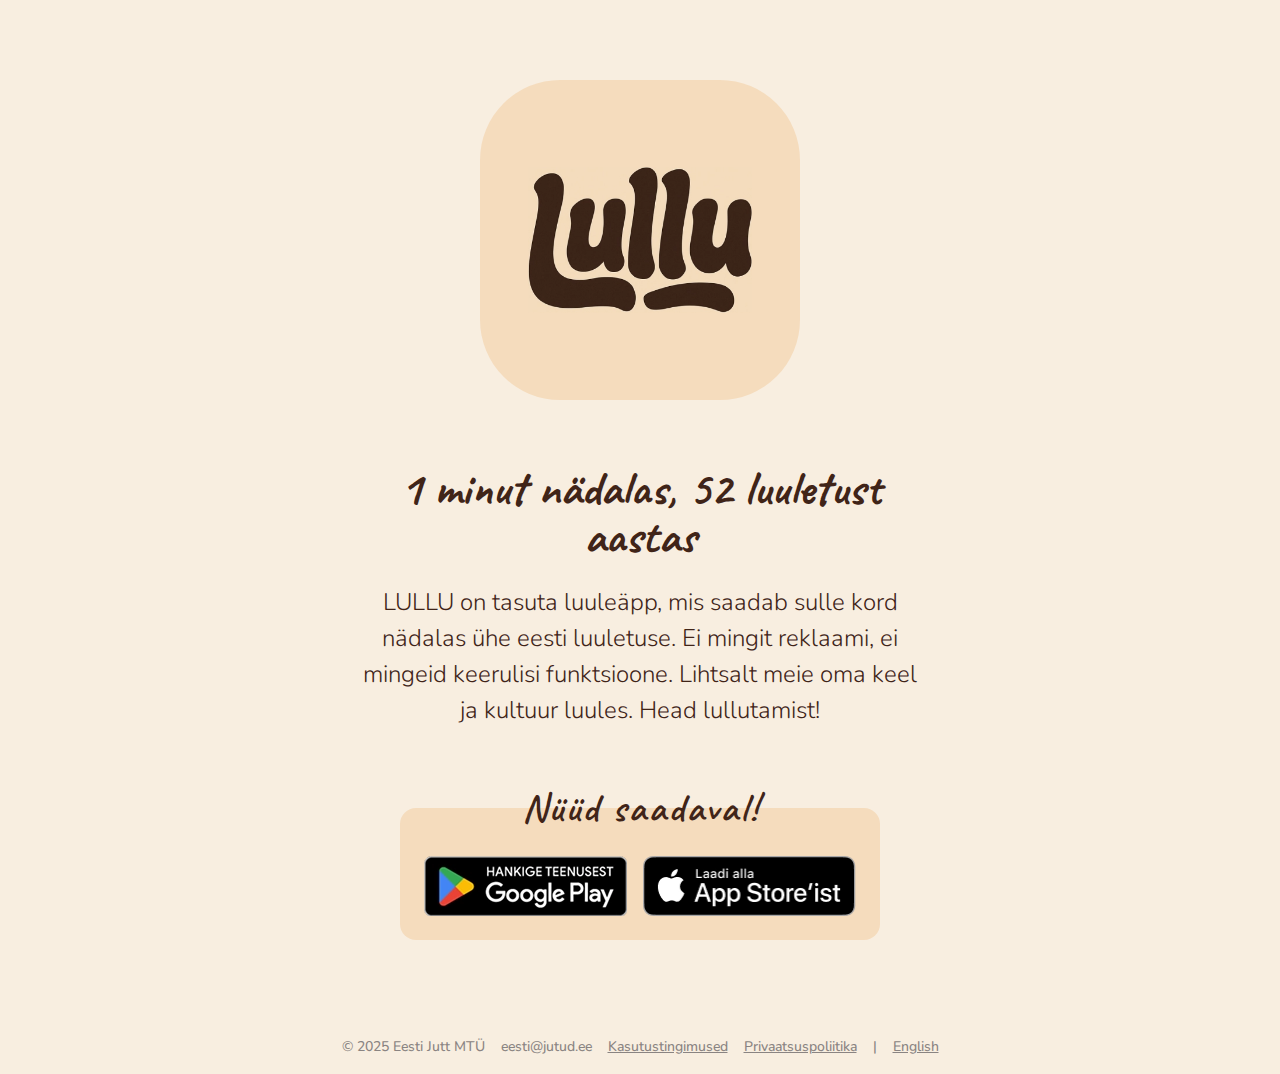
<file: index.html>
<!DOCTYPE html><html lang="et" data-astro-cid-sckkx6r4> <head><meta charset="UTF-8"><meta name="viewport" content="width=device-width"><link rel="icon" type="image/svg+xml" href="/favicon.png"><meta name="generator" content="Astro v5.7.4"><script async src="https://www.googletagmanager.com/gtag/js?id=G-QSBD3LQ1DY"></script><script>
            window.dataLayer = window.dataLayer || [];
            function gtag() {
              dataLayer.push(arguments);
            }
            gtag("js", new Date());

            gtag("config", "G-QSBD3LQ1DY");
          </script><link rel="preconnect" href="https://fonts.googleapis.com"><link rel="preconnect" href="https://fonts.gstatic.com" crossorigin><link href="https://fonts.googleapis.com/css2?family=Caveat:wght@400..700&family=Nunito:ital,wght@0,200..1000;1,200..1000&display=swap" rel="stylesheet"><title>Lullu – Eesti luuleäpp</title><meta name="description" content="LULLU on tasuta luuleäpp, mis saadab sulle kord nädalas ühe eesti luuletuse. Ei mingit reklaami, ei mingeid keerulisi funktsioone. Lihtsalt meie oma keel ja kultuur luules. Head lullutamist!"><meta name="og:image" content="https://lullu.ee/images/lullu-web-og-image.webp"><link rel="stylesheet" href="/_astro/index.DLf2CBXg.css">
<style>.front-screen{display:flex;flex-direction:column;justify-content:space-between;flex-grow:1;gap:5rem}.front-screen__content{flex-grow:1;display:flex;flex-direction:column;justify-content:center;align-items:center;color:var(--color-primary);gap:clamp(2.5rem,5vw,5rem)}.front-screen__brand{display:flex;flex-direction:column;align-items:center;justify-content:center;width:100%;height:auto;max-width:clamp(7.5rem,30vw,20rem);background-color:var(--color-secondary);border-radius:25%;aspect-ratio:1/1}.front-screen__brand-img{display:block;width:70%;height:auto}.front-screen__title{font-family:var(--font-cruisive);font-size:clamp(2rem,5vw,3rem);font-weight:700;line-height:1;text-align:center}.front-screen__description{display:flex;flex-direction:column;align-items:center;gap:1rem;max-width:36rem}.front-screen__description-text{font-size:clamp(1.125rem,2.5vw,1.5rem);text-align:center;font-family:var(--font-sans);font-weight:300}.front-screen__availability{display:flex;flex-direction:column;gap:.5rem;border-radius:1rem;margin-top:1rem;padding:0 1.5rem 1.5rem;max-width:30rem;background-color:var(--color-secondary)}@media (max-width: 768px){.front-screen__availability{padding:0 .75rem 1.5rem}}.front-screen__availability-text{display:inline-block;font-size:clamp(1.5rem,6vw,2.5rem);font-weight:600;font-family:var(--font-cruisive);line-height:1;letter-spacing:.05em;margin:0 auto;padding:0 .5rem;transform:translateY(-50%)}.front-screen__badges{display:flex;flex-wrap:nowrap;justify-content:center;gap:1rem}@media (max-width: 768px){.front-screen__badges{gap:.75rem}}.front-screen__badge{display:inline-flex;width:auto;height:auto}.front-screen__badge img{display:block;width:100%;height:auto}
</style></head> <body data-astro-cid-sckkx6r4> <div id="app" data-astro-cid-sckkx6r4> <style>astro-island,astro-slot,astro-static-slot{display:contents}</style><script>(()=>{var e=async t=>{await(await t())()};(self.Astro||(self.Astro={})).load=e;window.dispatchEvent(new Event("astro:load"));})();;(()=>{var A=Object.defineProperty;var g=(i,o,a)=>o in i?A(i,o,{enumerable:!0,configurable:!0,writable:!0,value:a}):i[o]=a;var d=(i,o,a)=>g(i,typeof o!="symbol"?o+"":o,a);{let i={0:t=>m(t),1:t=>a(t),2:t=>new RegExp(t),3:t=>new Date(t),4:t=>new Map(a(t)),5:t=>new Set(a(t)),6:t=>BigInt(t),7:t=>new URL(t),8:t=>new Uint8Array(t),9:t=>new Uint16Array(t),10:t=>new Uint32Array(t),11:t=>1/0*t},o=t=>{let[l,e]=t;return l in i?i[l](e):void 0},a=t=>t.map(o),m=t=>typeof t!="object"||t===null?t:Object.fromEntries(Object.entries(t).map(([l,e])=>[l,o(e)]));class y extends HTMLElement{constructor(){super(...arguments);d(this,"Component");d(this,"hydrator");d(this,"hydrate",async()=>{var b;if(!this.hydrator||!this.isConnected)return;let e=(b=this.parentElement)==null?void 0:b.closest("astro-island[ssr]");if(e){e.addEventListener("astro:hydrate",this.hydrate,{once:!0});return}let c=this.querySelectorAll("astro-slot"),n={},h=this.querySelectorAll("template[data-astro-template]");for(let r of h){let s=r.closest(this.tagName);s!=null&&s.isSameNode(this)&&(n[r.getAttribute("data-astro-template")||"default"]=r.innerHTML,r.remove())}for(let r of c){let s=r.closest(this.tagName);s!=null&&s.isSameNode(this)&&(n[r.getAttribute("name")||"default"]=r.innerHTML)}let p;try{p=this.hasAttribute("props")?m(JSON.parse(this.getAttribute("props"))):{}}catch(r){let s=this.getAttribute("component-url")||"<unknown>",v=this.getAttribute("component-export");throw v&&(s+=` (export ${v})`),console.error(`[hydrate] Error parsing props for component ${s}`,this.getAttribute("props"),r),r}let u;await this.hydrator(this)(this.Component,p,n,{client:this.getAttribute("client")}),this.removeAttribute("ssr"),this.dispatchEvent(new CustomEvent("astro:hydrate"))});d(this,"unmount",()=>{this.isConnected||this.dispatchEvent(new CustomEvent("astro:unmount"))})}disconnectedCallback(){document.removeEventListener("astro:after-swap",this.unmount),document.addEventListener("astro:after-swap",this.unmount,{once:!0})}connectedCallback(){if(!this.hasAttribute("await-children")||document.readyState==="interactive"||document.readyState==="complete")this.childrenConnectedCallback();else{let e=()=>{document.removeEventListener("DOMContentLoaded",e),c.disconnect(),this.childrenConnectedCallback()},c=new MutationObserver(()=>{var n;((n=this.lastChild)==null?void 0:n.nodeType)===Node.COMMENT_NODE&&this.lastChild.nodeValue==="astro:end"&&(this.lastChild.remove(),e())});c.observe(this,{childList:!0}),document.addEventListener("DOMContentLoaded",e)}}async childrenConnectedCallback(){let e=this.getAttribute("before-hydration-url");e&&await import(e),this.start()}async start(){let e=JSON.parse(this.getAttribute("opts")),c=this.getAttribute("client");if(Astro[c]===void 0){window.addEventListener(`astro:${c}`,()=>this.start(),{once:!0});return}try{await Astro[c](async()=>{let n=this.getAttribute("renderer-url"),[h,{default:p}]=await Promise.all([import(this.getAttribute("component-url")),n?import(n):()=>()=>{}]),u=this.getAttribute("component-export")||"default";if(!u.includes("."))this.Component=h[u];else{this.Component=h;for(let f of u.split("."))this.Component=this.Component[f]}return this.hydrator=p,this.hydrate},e,this)}catch(n){console.error(`[astro-island] Error hydrating ${this.getAttribute("component-url")}`,n)}}attributeChangedCallback(){this.hydrate()}}d(y,"observedAttributes",["props"]),customElements.get("astro-island")||customElements.define("astro-island",y)}})();</script><!--[--><!----><div class="content-wrap"><!--[-->  <astro-island uid="2iAK6m" prefix="v0" component-url="/_astro/FrontPageScreen.DAaUIwjZ.js" component-export="default" renderer-url="/_astro/client.CnROBpJf.js" props="{&quot;lang&quot;:[0,&quot;et&quot;],&quot;url&quot;:[7,&quot;https://lullu.github.io/&quot;]}" ssr client="load" opts="{&quot;name&quot;:&quot;FrontPageScreen&quot;,&quot;value&quot;:true}" await-children><div class="front-screen"><div class="front-screen__content"><div class="front-screen__brand"><img class="front-screen__brand-img" src="/images/lullu-logo.webp" alt="Lullu logo"></div><div class="front-screen__description"><h1 class="front-screen__title">1 minut nädalas, 52 luuletust aastas</h1><p class="front-screen__description-text">LULLU on tasuta luuleäpp, mis saadab sulle kord nädalas ühe eesti luuletuse. Ei mingit reklaami, ei mingeid keerulisi funktsioone. Lihtsalt meie oma keel ja kultuur luules. Head lullutamist!</p></div><div class="front-screen__availability"><p class="front-screen__availability-text">Nüüd saadaval!</p><div class="front-screen__badges"><a class="front-screen__badge" href="https://play.google.com/store/apps/details?id=ee.lullu.app" aria-label="Get it on Google Play" data-store="android" rel="noopener"><img src="/images/googleplay-badge-et.webp" alt="Google Play"></a><a class="front-screen__badge" href="https://apps.apple.com/ee/app/lullu/id6752400540" aria-label="Download on the App Store" data-store="ios" rel="noopener"><img src="/images/appstore-badge-et.webp" alt="App Store"></a></div></div></div></div><!--astro:end--></astro-island>  <!--]--></div><footer class="site-footer"><p class="site-footer__copy">© 2025 Eesti Jutt MTÜ</p><p class="site-footer__link">eesti@jutud.ee</p><p class="site-footer__link"><a href="/kasutustingimused/">Kasutustingimused</a></p><p class="site-footer__link"><a href="/privaatsuspoliitika/">Privaatsuspoliitika</a></p><p class="site-footer__link site-footer__link--lang"><a href="/en/">English</a></p></footer><!--]--> </div> </body></html>
</file>
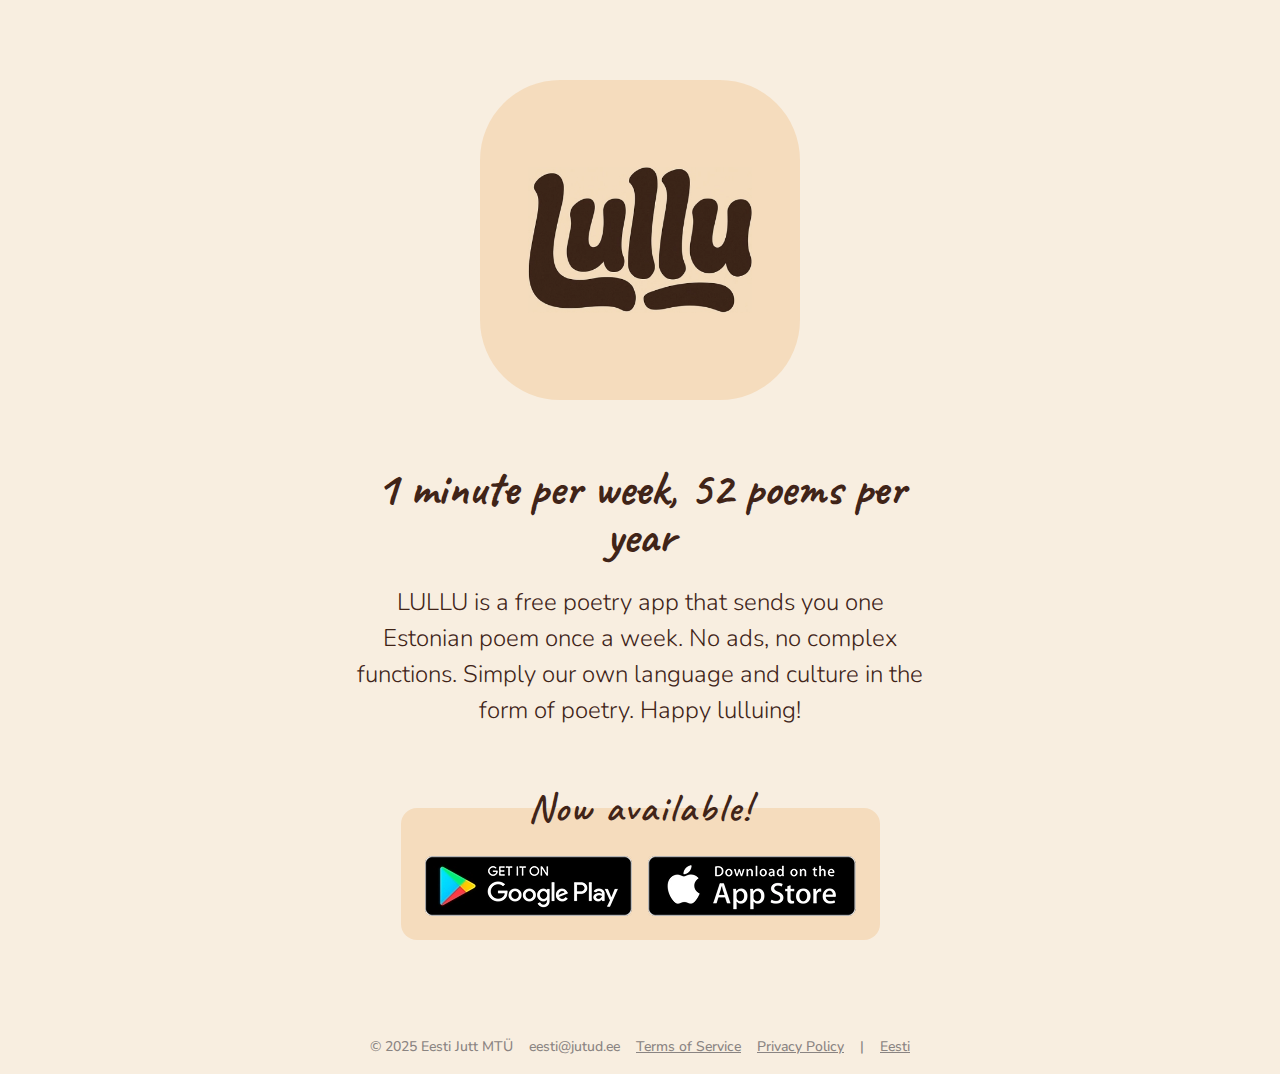
<file: en/index.html>
<!DOCTYPE html><html lang="en" data-astro-cid-sckkx6r4> <head><meta charset="UTF-8"><meta name="viewport" content="width=device-width"><link rel="icon" type="image/svg+xml" href="/favicon.png"><meta name="generator" content="Astro v5.7.4"><script async src="https://www.googletagmanager.com/gtag/js?id=G-QSBD3LQ1DY"></script><script>
            window.dataLayer = window.dataLayer || [];
            function gtag() {
              dataLayer.push(arguments);
            }
            gtag("js", new Date());

            gtag("config", "G-QSBD3LQ1DY");
          </script><link rel="preconnect" href="https://fonts.googleapis.com"><link rel="preconnect" href="https://fonts.gstatic.com" crossorigin><link href="https://fonts.googleapis.com/css2?family=Caveat:wght@400..700&family=Nunito:ital,wght@0,200..1000;1,200..1000&display=swap" rel="stylesheet"><title>Lullu – Estonian Poetry App</title><meta name="description" content="LULLU is a free poetry app that sends you one Estonian poem once a week. No ads, no complex functions. Simply our own language and culture in the form of poetry. Happy lulluing!"><meta name="og:image" content="https://lullu.ee/images/lullu-web-og-image.webp"><link rel="stylesheet" href="/_astro/index.DLf2CBXg.css">
<style>.front-screen{display:flex;flex-direction:column;justify-content:space-between;flex-grow:1;gap:5rem}.front-screen__content{flex-grow:1;display:flex;flex-direction:column;justify-content:center;align-items:center;color:var(--color-primary);gap:clamp(2.5rem,5vw,5rem)}.front-screen__brand{display:flex;flex-direction:column;align-items:center;justify-content:center;width:100%;height:auto;max-width:clamp(7.5rem,30vw,20rem);background-color:var(--color-secondary);border-radius:25%;aspect-ratio:1/1}.front-screen__brand-img{display:block;width:70%;height:auto}.front-screen__title{font-family:var(--font-cruisive);font-size:clamp(2rem,5vw,3rem);font-weight:700;line-height:1;text-align:center}.front-screen__description{display:flex;flex-direction:column;align-items:center;gap:1rem;max-width:36rem}.front-screen__description-text{font-size:clamp(1.125rem,2.5vw,1.5rem);text-align:center;font-family:var(--font-sans);font-weight:300}.front-screen__availability{display:flex;flex-direction:column;gap:.5rem;border-radius:1rem;margin-top:1rem;padding:0 1.5rem 1.5rem;max-width:30rem;background-color:var(--color-secondary)}@media (max-width: 768px){.front-screen__availability{padding:0 .75rem 1.5rem}}.front-screen__availability-text{display:inline-block;font-size:clamp(1.5rem,6vw,2.5rem);font-weight:600;font-family:var(--font-cruisive);line-height:1;letter-spacing:.05em;margin:0 auto;padding:0 .5rem;transform:translateY(-50%)}.front-screen__badges{display:flex;flex-wrap:nowrap;justify-content:center;gap:1rem}@media (max-width: 768px){.front-screen__badges{gap:.75rem}}.front-screen__badge{display:inline-flex;width:auto;height:auto}.front-screen__badge img{display:block;width:100%;height:auto}
</style></head> <body data-astro-cid-sckkx6r4> <div id="app" data-astro-cid-sckkx6r4> <style>astro-island,astro-slot,astro-static-slot{display:contents}</style><script>(()=>{var e=async t=>{await(await t())()};(self.Astro||(self.Astro={})).load=e;window.dispatchEvent(new Event("astro:load"));})();;(()=>{var A=Object.defineProperty;var g=(i,o,a)=>o in i?A(i,o,{enumerable:!0,configurable:!0,writable:!0,value:a}):i[o]=a;var d=(i,o,a)=>g(i,typeof o!="symbol"?o+"":o,a);{let i={0:t=>m(t),1:t=>a(t),2:t=>new RegExp(t),3:t=>new Date(t),4:t=>new Map(a(t)),5:t=>new Set(a(t)),6:t=>BigInt(t),7:t=>new URL(t),8:t=>new Uint8Array(t),9:t=>new Uint16Array(t),10:t=>new Uint32Array(t),11:t=>1/0*t},o=t=>{let[l,e]=t;return l in i?i[l](e):void 0},a=t=>t.map(o),m=t=>typeof t!="object"||t===null?t:Object.fromEntries(Object.entries(t).map(([l,e])=>[l,o(e)]));class y extends HTMLElement{constructor(){super(...arguments);d(this,"Component");d(this,"hydrator");d(this,"hydrate",async()=>{var b;if(!this.hydrator||!this.isConnected)return;let e=(b=this.parentElement)==null?void 0:b.closest("astro-island[ssr]");if(e){e.addEventListener("astro:hydrate",this.hydrate,{once:!0});return}let c=this.querySelectorAll("astro-slot"),n={},h=this.querySelectorAll("template[data-astro-template]");for(let r of h){let s=r.closest(this.tagName);s!=null&&s.isSameNode(this)&&(n[r.getAttribute("data-astro-template")||"default"]=r.innerHTML,r.remove())}for(let r of c){let s=r.closest(this.tagName);s!=null&&s.isSameNode(this)&&(n[r.getAttribute("name")||"default"]=r.innerHTML)}let p;try{p=this.hasAttribute("props")?m(JSON.parse(this.getAttribute("props"))):{}}catch(r){let s=this.getAttribute("component-url")||"<unknown>",v=this.getAttribute("component-export");throw v&&(s+=` (export ${v})`),console.error(`[hydrate] Error parsing props for component ${s}`,this.getAttribute("props"),r),r}let u;await this.hydrator(this)(this.Component,p,n,{client:this.getAttribute("client")}),this.removeAttribute("ssr"),this.dispatchEvent(new CustomEvent("astro:hydrate"))});d(this,"unmount",()=>{this.isConnected||this.dispatchEvent(new CustomEvent("astro:unmount"))})}disconnectedCallback(){document.removeEventListener("astro:after-swap",this.unmount),document.addEventListener("astro:after-swap",this.unmount,{once:!0})}connectedCallback(){if(!this.hasAttribute("await-children")||document.readyState==="interactive"||document.readyState==="complete")this.childrenConnectedCallback();else{let e=()=>{document.removeEventListener("DOMContentLoaded",e),c.disconnect(),this.childrenConnectedCallback()},c=new MutationObserver(()=>{var n;((n=this.lastChild)==null?void 0:n.nodeType)===Node.COMMENT_NODE&&this.lastChild.nodeValue==="astro:end"&&(this.lastChild.remove(),e())});c.observe(this,{childList:!0}),document.addEventListener("DOMContentLoaded",e)}}async childrenConnectedCallback(){let e=this.getAttribute("before-hydration-url");e&&await import(e),this.start()}async start(){let e=JSON.parse(this.getAttribute("opts")),c=this.getAttribute("client");if(Astro[c]===void 0){window.addEventListener(`astro:${c}`,()=>this.start(),{once:!0});return}try{await Astro[c](async()=>{let n=this.getAttribute("renderer-url"),[h,{default:p}]=await Promise.all([import(this.getAttribute("component-url")),n?import(n):()=>()=>{}]),u=this.getAttribute("component-export")||"default";if(!u.includes("."))this.Component=h[u];else{this.Component=h;for(let f of u.split("."))this.Component=this.Component[f]}return this.hydrator=p,this.hydrate},e,this)}catch(n){console.error(`[astro-island] Error hydrating ${this.getAttribute("component-url")}`,n)}}attributeChangedCallback(){this.hydrate()}}d(y,"observedAttributes",["props"]),customElements.get("astro-island")||customElements.define("astro-island",y)}})();</script><!--[--><!----><div class="content-wrap"><!--[-->  <astro-island uid="ZedL8O" prefix="v0" component-url="/_astro/FrontPageScreen.DAaUIwjZ.js" component-export="default" renderer-url="/_astro/client.CnROBpJf.js" props="{&quot;lang&quot;:[0,&quot;en&quot;],&quot;url&quot;:[7,&quot;https://lullu.github.io/en/&quot;]}" ssr client="load" opts="{&quot;name&quot;:&quot;FrontPageScreen&quot;,&quot;value&quot;:true}" await-children><div class="front-screen"><div class="front-screen__content"><div class="front-screen__brand"><img class="front-screen__brand-img" src="/images/lullu-logo.webp" alt="Lullu logo"></div><div class="front-screen__description"><h1 class="front-screen__title">1 minute per week, 52 poems per year</h1><p class="front-screen__description-text">LULLU is a free poetry app that sends you one Estonian poem once a week. No ads, no complex functions. Simply our own language and culture in the form of poetry. Happy lulluing!</p></div><div class="front-screen__availability"><p class="front-screen__availability-text">Now available!</p><div class="front-screen__badges"><a class="front-screen__badge" href="https://play.google.com/store/apps/details?id=ee.lullu.app" aria-label="Get it on Google Play" data-store="android" rel="noopener"><img src="/images/googleplay-badge-en.webp" alt="Google Play"></a><a class="front-screen__badge" href="https://apps.apple.com/ee/app/lullu/id6752400540" aria-label="Download on the App Store" data-store="ios" rel="noopener"><img src="/images/appstore-badge-en.webp" alt="App Store"></a></div></div></div></div><!--astro:end--></astro-island>  <!--]--></div><footer class="site-footer"><p class="site-footer__copy">© 2025 Eesti Jutt MTÜ</p><p class="site-footer__link">eesti@jutud.ee</p><p class="site-footer__link"><a href="/en/terms-of-service/">Terms of Service</a></p><p class="site-footer__link"><a href="/en/privacy-policy/">Privacy Policy</a></p><p class="site-footer__link site-footer__link--lang"><a href="/">Eesti</a></p></footer><!--]--> </div> </body></html>
</file>
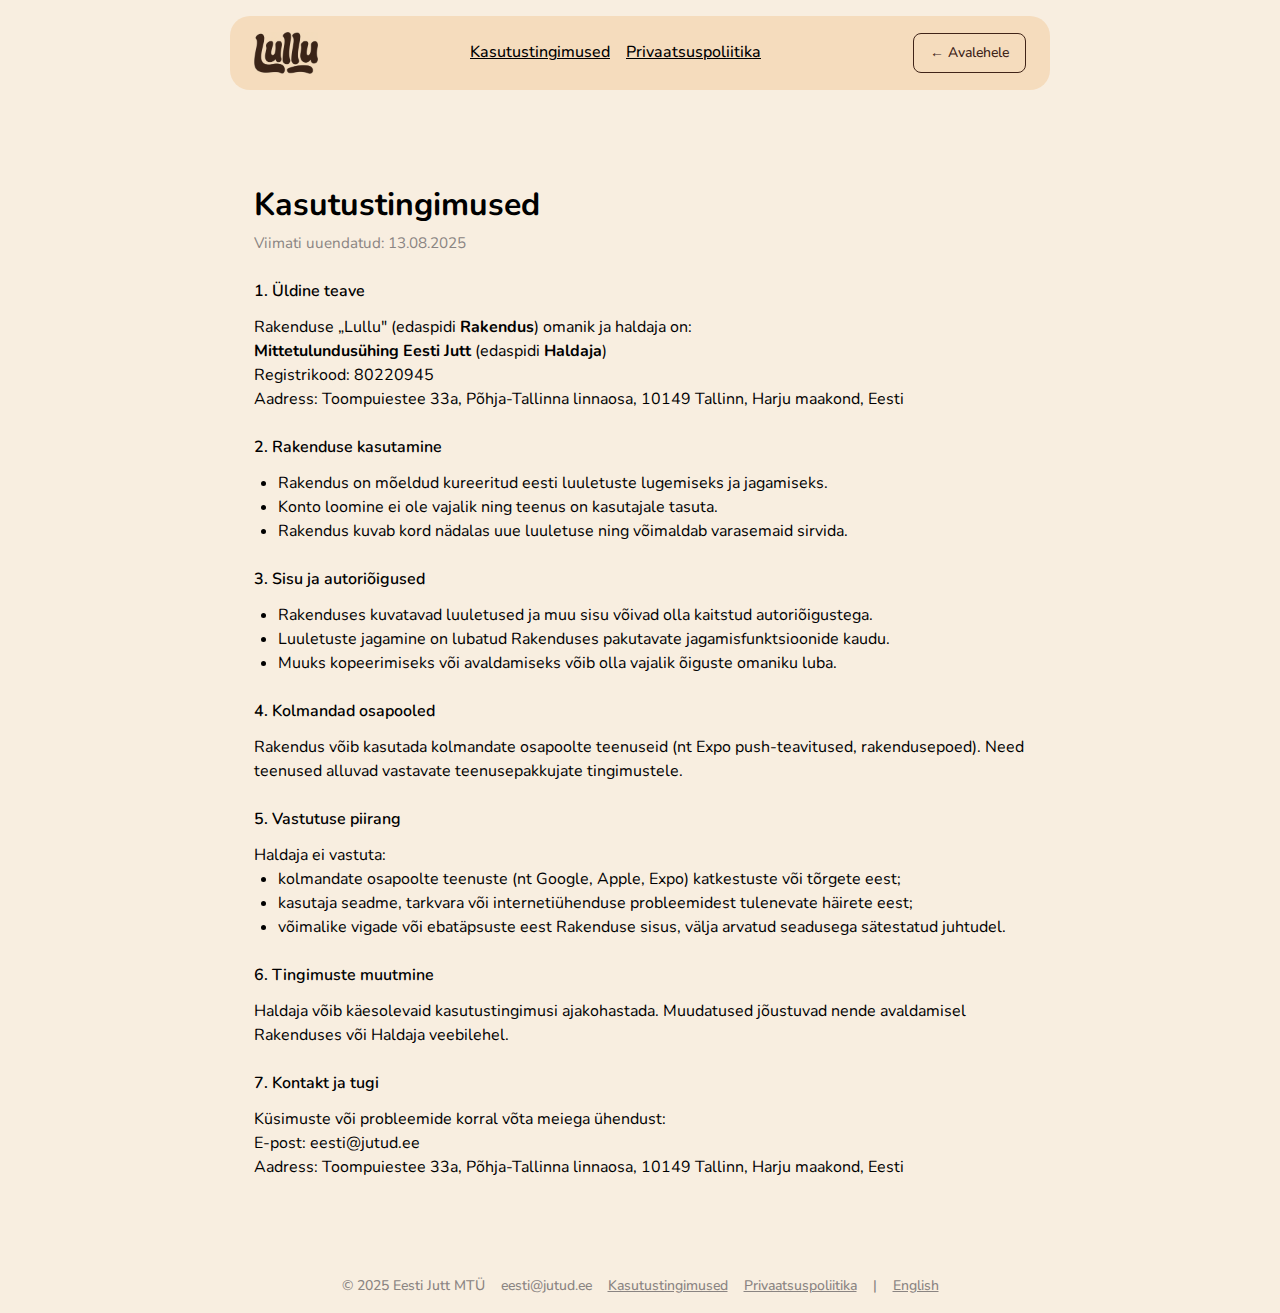
<file: kasutustingimused/index.html>
<!DOCTYPE html><html lang="et" data-astro-cid-sckkx6r4> <head><meta charset="UTF-8"><meta name="viewport" content="width=device-width"><link rel="icon" type="image/svg+xml" href="/favicon.png"><meta name="generator" content="Astro v5.7.4"><script async src="https://www.googletagmanager.com/gtag/js?id=G-QSBD3LQ1DY"></script><script>
            window.dataLayer = window.dataLayer || [];
            function gtag() {
              dataLayer.push(arguments);
            }
            gtag("js", new Date());

            gtag("config", "G-QSBD3LQ1DY");
          </script><link rel="preconnect" href="https://fonts.googleapis.com"><link rel="preconnect" href="https://fonts.gstatic.com" crossorigin><link href="https://fonts.googleapis.com/css2?family=Caveat:wght@400..700&family=Nunito:ital,wght@0,200..1000;1,200..1000&display=swap" rel="stylesheet"><title>Kasutustingimused – Lullu</title><meta name="description" content="Lullu rakenduse kasutustingimused Eestis. Omanik: MTÜ Eesti Jutt (80220945)."><meta name="og:image" content="https://lullu.ee/images/lullu-web-og-image.webp"><link rel="stylesheet" href="/_astro/index.DLf2CBXg.css"></head> <body data-astro-cid-sckkx6r4> <div id="app" data-astro-cid-sckkx6r4> <!--[--><header class="site-header"><a href="/" class="site-header__logo"><img src="/images/lullu-logo.webp" alt="Lullu"></a><div class="site-header__links"><a href="/kasutustingimused/">Kasutustingimused</a><a href="/privaatsuspoliitika/">Privaatsuspoliitika</a></div><a href="/" class="site-header__back">← Avalehele</a></header><div class="content-wrap"><!--[-->  <h1>Kasutustingimused</h1> <div class="meta">Viimati uuendatud: 13.08.2025</div> <h2>1. Üldine teave</h2> <p>
Rakenduse „Lullu" (edaspidi <strong>Rakendus</strong>) omanik ja haldaja on:
</p> <address> <strong>Mittetulundusühing Eesti Jutt</strong> (edaspidi <strong>Haldaja</strong>)<br>
Registrikood: 80220945<br>
Aadress: Toompuiestee 33a, Põhja-Tallinna linnaosa, 10149 Tallinn, Harju maakond,
    Eesti
</address> <h2>2. Rakenduse kasutamine</h2> <ul> <li>
Rakendus on mõeldud kureeritud eesti luuletuste lugemiseks ja jagamiseks.
</li> <li>Konto loomine ei ole vajalik ning teenus on kasutajale tasuta.</li> <li>
Rakendus kuvab kord nädalas uue luuletuse ning võimaldab varasemaid
      sirvida.
</li> </ul> <h2>3. Sisu ja autoriõigused</h2> <ul> <li>
Rakenduses kuvatavad luuletused ja muu sisu võivad olla kaitstud
      autoriõigustega.
</li> <li>
Luuletuste jagamine on lubatud Rakenduses pakutavate jagamisfunktsioonide
      kaudu.
</li> <li>
Muuks kopeerimiseks või avaldamiseks võib olla vajalik õiguste omaniku
      luba.
</li> </ul> <h2>4. Kolmandad osapooled</h2> <p>
Rakendus võib kasutada kolmandate osapoolte teenuseid (nt Expo
    push-teavitused, rakendusepoed). Need teenused alluvad vastavate
    teenusepakkujate tingimustele.
</p> <h2>5. Vastutuse piirang</h2> <p>Haldaja ei vastuta:</p> <ul> <li>
kolmandate osapoolte teenuste (nt Google, Apple, Expo) katkestuste või
      tõrgete eest;
</li> <li>
kasutaja seadme, tarkvara või internetiühenduse probleemidest tulenevate
      häirete eest;
</li> <li>
võimalike vigade või ebatäpsuste eest Rakenduse sisus, välja arvatud
      seadusega sätestatud juhtudel.
</li> </ul> <h2>6. Tingimuste muutmine</h2> <p>
Haldaja võib käesolevaid kasutustingimusi ajakohastada. Muudatused jõustuvad
    nende avaldamisel Rakenduses või Haldaja veebilehel.
</p> <h2>7. Kontakt ja tugi</h2> <p>Küsimuste või probleemide korral võta meiega ühendust:</p> <address>
E-post: eesti@jutud.ee<br>
Aadress: Toompuiestee 33a, Põhja-Tallinna linnaosa, 10149 Tallinn, Harju maakond,
    Eesti
</address>  <!--]--></div><footer class="site-footer"><p class="site-footer__copy">© 2025 Eesti Jutt MTÜ</p><p class="site-footer__link">eesti@jutud.ee</p><p class="site-footer__link"><a href="/kasutustingimused/">Kasutustingimused</a></p><p class="site-footer__link"><a href="/privaatsuspoliitika/">Privaatsuspoliitika</a></p><p class="site-footer__link site-footer__link--lang"><a href="/en/terms-of-service/">English</a></p></footer><!--]--> </div> </body></html>
</file>
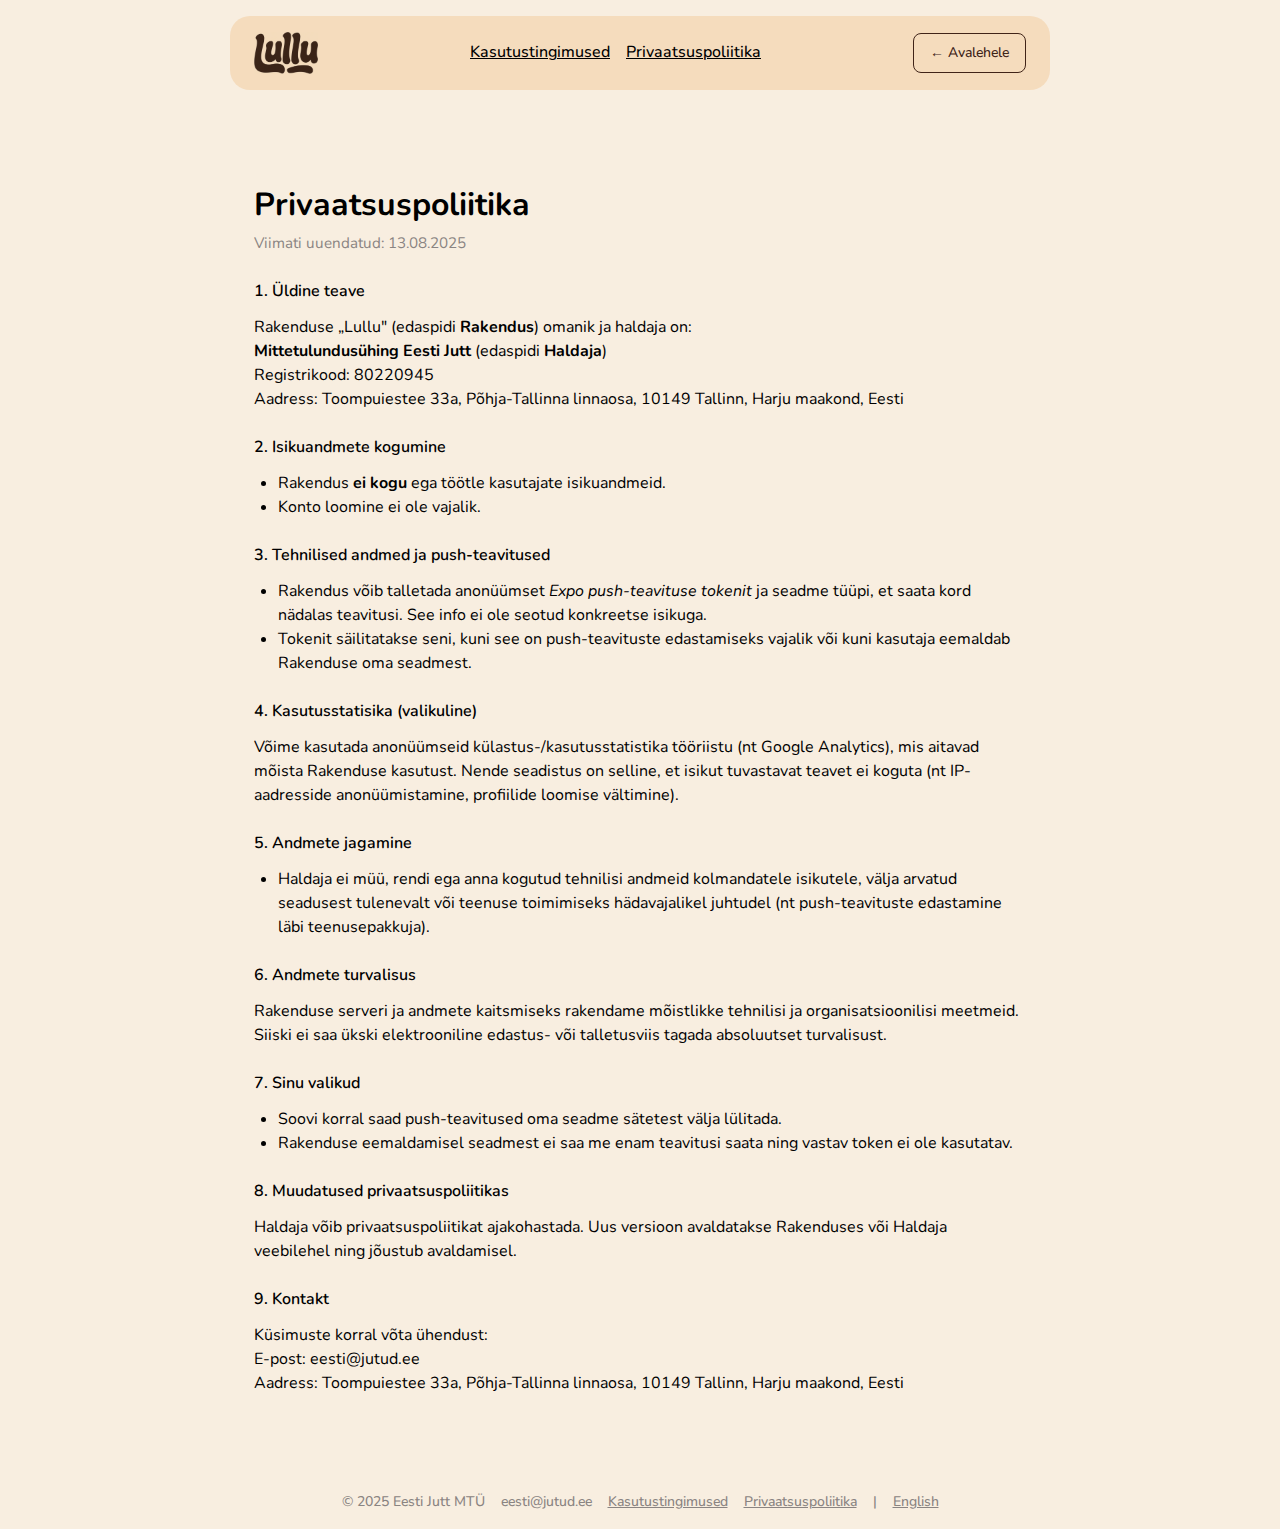
<file: privaatsuspoliitika/index.html>
<!DOCTYPE html><html lang="et" data-astro-cid-sckkx6r4> <head><meta charset="UTF-8"><meta name="viewport" content="width=device-width"><link rel="icon" type="image/svg+xml" href="/favicon.png"><meta name="generator" content="Astro v5.7.4"><script async src="https://www.googletagmanager.com/gtag/js?id=G-QSBD3LQ1DY"></script><script>
            window.dataLayer = window.dataLayer || [];
            function gtag() {
              dataLayer.push(arguments);
            }
            gtag("js", new Date());

            gtag("config", "G-QSBD3LQ1DY");
          </script><link rel="preconnect" href="https://fonts.googleapis.com"><link rel="preconnect" href="https://fonts.gstatic.com" crossorigin><link href="https://fonts.googleapis.com/css2?family=Caveat:wght@400..700&family=Nunito:ital,wght@0,200..1000;1,200..1000&display=swap" rel="stylesheet"><title>Privaatsuspoliitika – Lullu</title><meta name="description" content="Lullu rakenduse privaatsuspoliitika ja andmete kaitse."><meta name="og:image" content="https://lullu.ee/images/lullu-web-og-image.webp"><link rel="stylesheet" href="/_astro/index.DLf2CBXg.css"></head> <body data-astro-cid-sckkx6r4> <div id="app" data-astro-cid-sckkx6r4> <!--[--><header class="site-header"><a href="/" class="site-header__logo"><img src="/images/lullu-logo.webp" alt="Lullu"></a><div class="site-header__links"><a href="/kasutustingimused/">Kasutustingimused</a><a href="/privaatsuspoliitika/">Privaatsuspoliitika</a></div><a href="/" class="site-header__back">← Avalehele</a></header><div class="content-wrap"><!--[-->  <h1>Privaatsuspoliitika</h1> <div class="meta">Viimati uuendatud: 13.08.2025</div> <h2>1. Üldine teave</h2> <p>
Rakenduse „Lullu" (edaspidi <strong>Rakendus</strong>) omanik ja haldaja on:
</p> <address> <strong>Mittetulundusühing Eesti Jutt</strong> (edaspidi <strong>Haldaja</strong>)<br>
Registrikood: 80220945<br>
Aadress: Toompuiestee 33a, Põhja-Tallinna linnaosa, 10149 Tallinn, Harju maakond,
    Eesti
</address> <h2>2. Isikuandmete kogumine</h2> <ul> <li>
Rakendus <strong>ei kogu</strong> ega töötle kasutajate isikuandmeid.
</li> <li>Konto loomine ei ole vajalik.</li> </ul> <h2>3. Tehnilised andmed ja push-teavitused</h2> <ul> <li>
Rakendus võib talletada anonüümset
<em>Expo push-teavituse tokenit</em> ja seadme tüüpi, et saata kord nädalas
      teavitusi. See info ei ole seotud konkreetse isikuga.
</li> <li>
Tokenit säilitatakse seni, kuni see on push-teavituste edastamiseks
      vajalik või kuni kasutaja eemaldab Rakenduse oma seadmest.
</li> </ul> <h2>4. Kasutusstatisika (valikuline)</h2> <p>
Võime kasutada anonüümseid külastus-/kasutusstatistika tööriistu (nt Google
    Analytics), mis aitavad mõista Rakenduse kasutust. Nende seadistus on
    selline, et isikut tuvastavat teavet ei koguta (nt IP-aadresside
    anonüümistamine, profiilide loomise vältimine).
</p> <h2>5. Andmete jagamine</h2> <ul> <li>
Haldaja ei müü, rendi ega anna kogutud tehnilisi andmeid kolmandatele
      isikutele, välja arvatud seadusest tulenevalt või teenuse toimimiseks
      hädavajalikel juhtudel (nt push-teavituste edastamine läbi
      teenusepakkuja).
</li> </ul> <h2>6. Andmete turvalisus</h2> <p>
Rakenduse serveri ja andmete kaitsmiseks rakendame mõistlikke tehnilisi ja
    organisatsioonilisi meetmeid. Siiski ei saa ükski elektrooniline edastus-
    või talletusviis tagada absoluutset turvalisust.
</p> <h2>7. Sinu valikud</h2> <ul> <li>
Soovi korral saad push-teavitused oma seadme sätetest välja lülitada.
</li> <li>
Rakenduse eemaldamisel seadmest ei saa me enam teavitusi saata ning vastav
      token ei ole kasutatav.
</li> </ul> <h2>8. Muudatused privaatsuspoliitikas</h2> <p>
Haldaja võib privaatsuspoliitikat ajakohastada. Uus versioon avaldatakse
    Rakenduses või Haldaja veebilehel ning jõustub avaldamisel.
</p> <h2>9. Kontakt</h2> <p>Küsimuste korral võta ühendust:</p> <address>
E-post: eesti@jutud.ee<br>
Aadress: Toompuiestee 33a, Põhja-Tallinna linnaosa, 10149 Tallinn, Harju maakond,
    Eesti
</address>  <!--]--></div><footer class="site-footer"><p class="site-footer__copy">© 2025 Eesti Jutt MTÜ</p><p class="site-footer__link">eesti@jutud.ee</p><p class="site-footer__link"><a href="/kasutustingimused/">Kasutustingimused</a></p><p class="site-footer__link"><a href="/privaatsuspoliitika/">Privaatsuspoliitika</a></p><p class="site-footer__link site-footer__link--lang"><a href="/en/privacy-policy/">English</a></p></footer><!--]--> </div> </body></html>
</file>
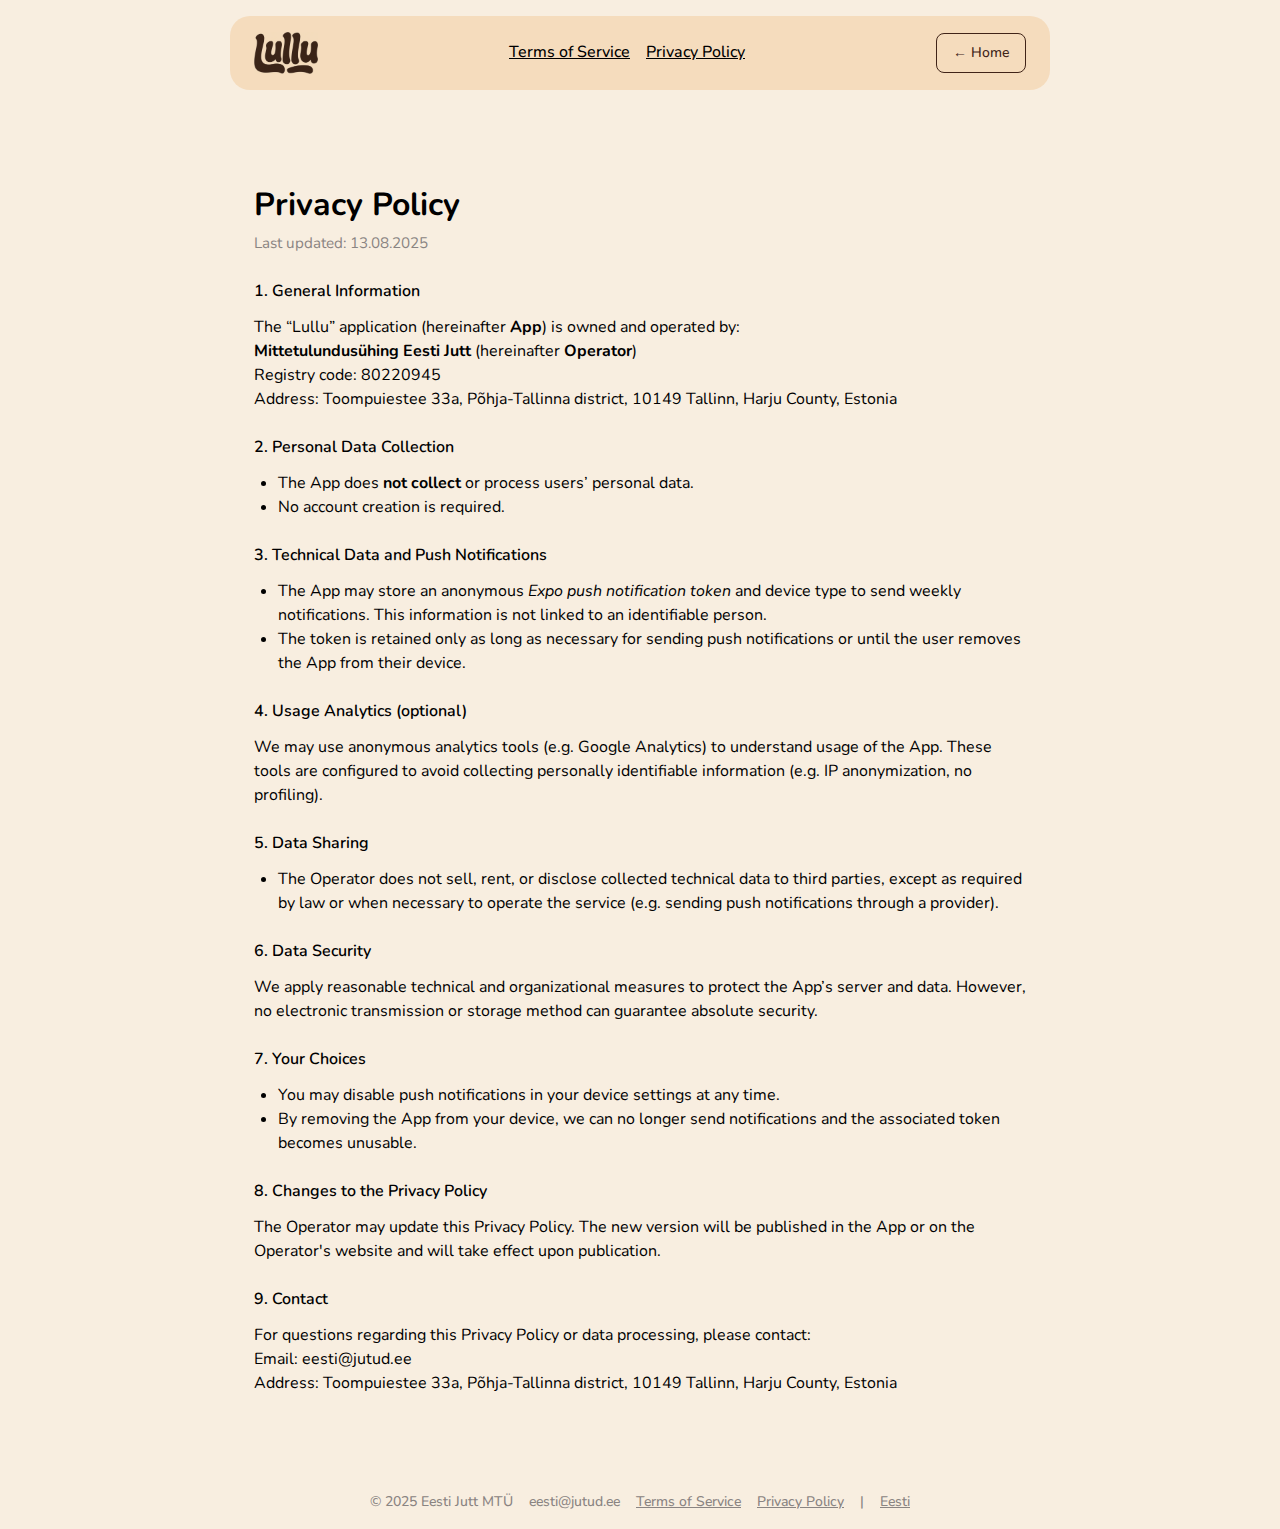
<file: en/privacy-policy/index.html>
<!DOCTYPE html><html lang="en" data-astro-cid-sckkx6r4> <head><meta charset="UTF-8"><meta name="viewport" content="width=device-width"><link rel="icon" type="image/svg+xml" href="/favicon.png"><meta name="generator" content="Astro v5.7.4"><script async src="https://www.googletagmanager.com/gtag/js?id=G-QSBD3LQ1DY"></script><script>
            window.dataLayer = window.dataLayer || [];
            function gtag() {
              dataLayer.push(arguments);
            }
            gtag("js", new Date());

            gtag("config", "G-QSBD3LQ1DY");
          </script><link rel="preconnect" href="https://fonts.googleapis.com"><link rel="preconnect" href="https://fonts.gstatic.com" crossorigin><link href="https://fonts.googleapis.com/css2?family=Caveat:wght@400..700&family=Nunito:ital,wght@0,200..1000;1,200..1000&display=swap" rel="stylesheet"><title>Privacy Policy – Lullu</title><meta name="description" content="Lullu app privacy policy and data protection."><meta name="og:image" content="https://lullu.ee/images/lullu-web-og-image.webp"><link rel="stylesheet" href="/_astro/index.DLf2CBXg.css"></head> <body data-astro-cid-sckkx6r4> <div id="app" data-astro-cid-sckkx6r4> <!--[--><header class="site-header"><a href="/" class="site-header__logo"><img src="/images/lullu-logo.webp" alt="Lullu"></a><div class="site-header__links"><a href="/en/terms-of-service/">Terms of Service</a><a href="/en/privacy-policy/">Privacy Policy</a></div><a href="/en/" class="site-header__back">← Home</a></header><div class="content-wrap"><!--[-->  <h1>Privacy Policy</h1> <div class="meta">Last updated: 13.08.2025</div> <h2>1. General Information</h2> <p>
The “Lullu” application (hereinafter <strong>App</strong>) is owned and
    operated by:
</p> <address> <strong>Mittetulundusühing Eesti Jutt</strong> (hereinafter <strong>Operator</strong>)<br>
Registry code: 80220945<br>
Address: Toompuiestee 33a, Põhja-Tallinna district, 10149 Tallinn, Harju County,
    Estonia
</address> <h2>2. Personal Data Collection</h2> <ul> <li>
The App does <strong>not collect</strong> or process users’ personal data.
</li> <li>No account creation is required.</li> </ul> <h2>3. Technical Data and Push Notifications</h2> <ul> <li>
The App may store an anonymous <em>Expo push notification token</em> and device
      type to send weekly notifications. This information is not linked to an identifiable
      person.
</li> <li>
The token is retained only as long as necessary for sending push
      notifications or until the user removes the App from their device.
</li> </ul> <h2>4. Usage Analytics (optional)</h2> <p>
We may use anonymous analytics tools (e.g. Google Analytics) to understand
    usage of the App. These tools are configured to avoid collecting personally
    identifiable information (e.g. IP anonymization, no profiling).
</p> <h2>5. Data Sharing</h2> <ul> <li>
The Operator does not sell, rent, or disclose collected technical data to
      third parties, except as required by law or when necessary to operate the
      service (e.g. sending push notifications through a provider).
</li> </ul> <h2>6. Data Security</h2> <p>
We apply reasonable technical and organizational measures to protect the
    App’s server and data. However, no electronic transmission or storage method
    can guarantee absolute security.
</p> <h2>7. Your Choices</h2> <ul> <li>
You may disable push notifications in your device settings at any time.
</li> <li>
By removing the App from your device, we can no longer send notifications
      and the associated token becomes unusable.
</li> </ul> <h2>8. Changes to the Privacy Policy</h2> <p>
The Operator may update this Privacy Policy. The new version will be
    published in the App or on the Operator's website and will take effect upon
    publication.
</p> <h2>9. Contact</h2> <p>
For questions regarding this Privacy Policy or data processing, please
    contact:
</p> <address>
Email: eesti@jutud.ee<br>
Address: Toompuiestee 33a, Põhja-Tallinna district, 10149 Tallinn, Harju County,
    Estonia
</address>  <!--]--></div><footer class="site-footer"><p class="site-footer__copy">© 2025 Eesti Jutt MTÜ</p><p class="site-footer__link">eesti@jutud.ee</p><p class="site-footer__link"><a href="/en/terms-of-service/">Terms of Service</a></p><p class="site-footer__link"><a href="/en/privacy-policy/">Privacy Policy</a></p><p class="site-footer__link site-footer__link--lang"><a href="/privaatsuspoliitika/">Eesti</a></p></footer><!--]--> </div> </body></html>
</file>
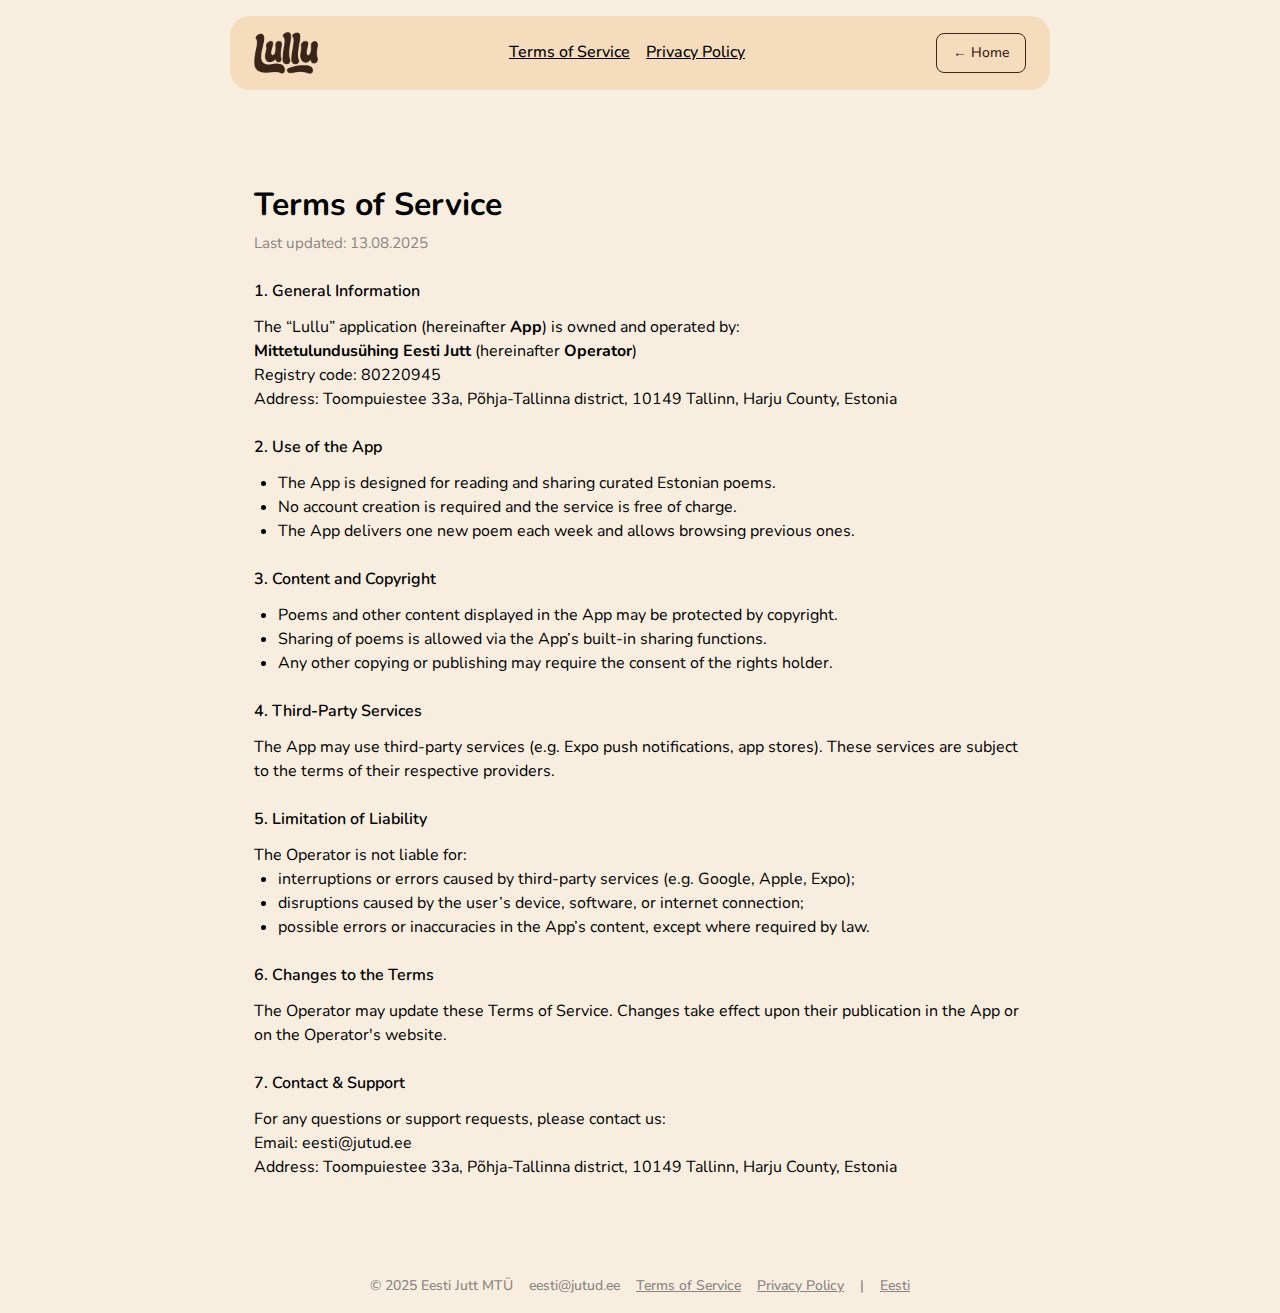
<file: en/terms-of-service/index.html>
<!DOCTYPE html><html lang="en" data-astro-cid-sckkx6r4> <head><meta charset="UTF-8"><meta name="viewport" content="width=device-width"><link rel="icon" type="image/svg+xml" href="/favicon.png"><meta name="generator" content="Astro v5.7.4"><script async src="https://www.googletagmanager.com/gtag/js?id=G-QSBD3LQ1DY"></script><script>
            window.dataLayer = window.dataLayer || [];
            function gtag() {
              dataLayer.push(arguments);
            }
            gtag("js", new Date());

            gtag("config", "G-QSBD3LQ1DY");
          </script><link rel="preconnect" href="https://fonts.googleapis.com"><link rel="preconnect" href="https://fonts.gstatic.com" crossorigin><link href="https://fonts.googleapis.com/css2?family=Caveat:wght@400..700&family=Nunito:ital,wght@0,200..1000;1,200..1000&display=swap" rel="stylesheet"><title>Terms of Service – Lullu</title><meta name="description" content="Lullu app terms of service in Estonia. Owner: MTÜ Eesti Jutt (80220945)."><meta name="og:image" content="https://lullu.ee/images/lullu-web-og-image.webp"><link rel="stylesheet" href="/_astro/index.DLf2CBXg.css"></head> <body data-astro-cid-sckkx6r4> <div id="app" data-astro-cid-sckkx6r4> <!--[--><header class="site-header"><a href="/" class="site-header__logo"><img src="/images/lullu-logo.webp" alt="Lullu"></a><div class="site-header__links"><a href="/en/terms-of-service/">Terms of Service</a><a href="/en/privacy-policy/">Privacy Policy</a></div><a href="/en/" class="site-header__back">← Home</a></header><div class="content-wrap"><!--[-->  <h1>Terms of Service</h1> <div class="meta">Last updated: 13.08.2025</div> <h2>1. General Information</h2> <p>
The “Lullu” application (hereinafter <strong>App</strong>) is owned and
    operated by:
</p> <address> <strong>Mittetulundusühing Eesti Jutt</strong> (hereinafter <strong>Operator</strong>)<br>
Registry code: 80220945<br>
Address: Toompuiestee 33a, Põhja-Tallinna district, 10149 Tallinn, Harju County,
    Estonia
</address> <h2>2. Use of the App</h2> <ul> <li>The App is designed for reading and sharing curated Estonian poems.</li> <li>No account creation is required and the service is free of charge.</li> <li>
The App delivers one new poem each week and allows browsing previous ones.
</li> </ul> <h2>3. Content and Copyright</h2> <ul> <li>
Poems and other content displayed in the App may be protected by
      copyright.
</li> <li>
Sharing of poems is allowed via the App’s built-in sharing functions.
</li> <li>
Any other copying or publishing may require the consent of the rights
      holder.
</li> </ul> <h2>4. Third-Party Services</h2> <p>
The App may use third-party services (e.g. Expo push notifications, app
    stores). These services are subject to the terms of their respective
    providers.
</p> <h2>5. Limitation of Liability</h2> <p>The Operator is not liable for:</p> <ul> <li>
interruptions or errors caused by third-party services (e.g. Google,
      Apple, Expo);
</li> <li>
disruptions caused by the user’s device, software, or internet connection;
</li> <li>
possible errors or inaccuracies in the App’s content, except where
      required by law.
</li> </ul> <h2>6. Changes to the Terms</h2> <p>
The Operator may update these Terms of Service. Changes take effect upon
    their publication in the App or on the Operator's website.
</p> <h2>7. Contact & Support</h2> <p>For any questions or support requests, please contact us:</p> <address>
Email: eesti@jutud.ee<br>
Address: Toompuiestee 33a, Põhja-Tallinna district, 10149 Tallinn, Harju County,
    Estonia
</address>  <!--]--></div><footer class="site-footer"><p class="site-footer__copy">© 2025 Eesti Jutt MTÜ</p><p class="site-footer__link">eesti@jutud.ee</p><p class="site-footer__link"><a href="/en/terms-of-service/">Terms of Service</a></p><p class="site-footer__link"><a href="/en/privacy-policy/">Privacy Policy</a></p><p class="site-footer__link site-footer__link--lang"><a href="/kasutustingimused/">Eesti</a></p></footer><!--]--> </div> </body></html>
</file>
<file: _astro/index.DLf2CBXg.css>
/*! tailwindcss v4.1.4 | MIT License | https://tailwindcss.com */@layer properties{@supports (((-webkit-hyphens:none)) and (not (margin-trim:inline))) or ((-moz-orient:inline) and (not (color:rgb(from red r g b)))){*,:before,:after,::backdrop{--tw-rotate-x:initial;--tw-rotate-y:initial;--tw-rotate-z:initial;--tw-skew-x:initial;--tw-skew-y:initial;--tw-border-style:solid}}}@layer theme{:root,:host{--font-sans:ui-sans-serif,system-ui,sans-serif,"Apple Color Emoji","Segoe UI Emoji","Segoe UI Symbol","Noto Color Emoji";--font-mono:ui-monospace,SFMono-Regular,Menlo,Monaco,Consolas,"Liberation Mono","Courier New",monospace;--default-transition-duration:.15s;--default-transition-timing-function:cubic-bezier(.4,0,.2,1);--default-font-family:var(--font-sans);--default-mono-font-family:var(--font-mono)}}@layer base{*,:after,:before,::backdrop{box-sizing:border-box;border:0 solid;margin:0;padding:0}::file-selector-button{box-sizing:border-box;border:0 solid;margin:0;padding:0}html,:host{-webkit-text-size-adjust:100%;tab-size:4;line-height:1.5;font-family:var(--default-font-family,ui-sans-serif,system-ui,sans-serif,"Apple Color Emoji","Segoe UI Emoji","Segoe UI Symbol","Noto Color Emoji");font-feature-settings:var(--default-font-feature-settings,normal);font-variation-settings:var(--default-font-variation-settings,normal);-webkit-tap-highlight-color:transparent}hr{height:0;color:inherit;border-top-width:1px}abbr:where([title]){-webkit-text-decoration:underline dotted;text-decoration:underline dotted}h1,h2,h3,h4,h5,h6{font-size:inherit;font-weight:inherit}a{color:inherit;-webkit-text-decoration:inherit;text-decoration:inherit}b,strong{font-weight:bolder}code,kbd,samp,pre{font-family:var(--default-mono-font-family,ui-monospace,SFMono-Regular,Menlo,Monaco,Consolas,"Liberation Mono","Courier New",monospace);font-feature-settings:var(--default-mono-font-feature-settings,normal);font-variation-settings:var(--default-mono-font-variation-settings,normal);font-size:1em}small{font-size:80%}sub,sup{vertical-align:baseline;font-size:75%;line-height:0;position:relative}sub{bottom:-.25em}sup{top:-.5em}table{text-indent:0;border-color:inherit;border-collapse:collapse}:-moz-focusring{outline:auto}progress{vertical-align:baseline}summary{display:list-item}ol,ul,menu{list-style:none}img,svg,video,canvas,audio,iframe,embed,object{vertical-align:middle;display:block}img,video{max-width:100%;height:auto}button,input,select,optgroup,textarea{font:inherit;font-feature-settings:inherit;font-variation-settings:inherit;letter-spacing:inherit;color:inherit;opacity:1;background-color:#0000;border-radius:0}::file-selector-button{font:inherit;font-feature-settings:inherit;font-variation-settings:inherit;letter-spacing:inherit;color:inherit;opacity:1;background-color:#0000;border-radius:0}:where(select:is([multiple],[size])) optgroup{font-weight:bolder}:where(select:is([multiple],[size])) optgroup option{padding-inline-start:20px}::file-selector-button{margin-inline-end:4px}::placeholder{opacity:1}@supports (not ((-webkit-appearance:-apple-pay-button))) or (contain-intrinsic-size:1px){::placeholder{color:currentColor}@supports (color:color-mix(in lab,red,red)){::placeholder{color:color-mix(in oklab,currentcolor 50%,transparent)}}}textarea{resize:vertical}::-webkit-search-decoration{-webkit-appearance:none}::-webkit-date-and-time-value{min-height:1lh;text-align:inherit}::-webkit-datetime-edit{display:inline-flex}::-webkit-datetime-edit-fields-wrapper{padding:0}::-webkit-datetime-edit{padding-block:0}::-webkit-datetime-edit-year-field{padding-block:0}::-webkit-datetime-edit-month-field{padding-block:0}::-webkit-datetime-edit-day-field{padding-block:0}::-webkit-datetime-edit-hour-field{padding-block:0}::-webkit-datetime-edit-minute-field{padding-block:0}::-webkit-datetime-edit-second-field{padding-block:0}::-webkit-datetime-edit-millisecond-field{padding-block:0}::-webkit-datetime-edit-meridiem-field{padding-block:0}:-moz-ui-invalid{box-shadow:none}button,input:where([type=button],[type=reset],[type=submit]){appearance:button}::file-selector-button{appearance:button}::-webkit-inner-spin-button{height:auto}::-webkit-outer-spin-button{height:auto}[hidden]:where(:not([hidden=until-found])){display:none!important}}@layer components;@layer utilities{.absolute{position:absolute}.flex-grow{flex-grow:1}.transform{transform:var(--tw-rotate-x,)var(--tw-rotate-y,)var(--tw-rotate-z,)var(--tw-skew-x,)var(--tw-skew-y,)}.flex-wrap{flex-wrap:wrap}.border{border-style:var(--tw-border-style);border-width:1px}.transition{transition-property:color,background-color,border-color,outline-color,text-decoration-color,fill,stroke,--tw-gradient-from,--tw-gradient-via,--tw-gradient-to,opacity,box-shadow,transform,translate,scale,rotate,filter,-webkit-backdrop-filter,backdrop-filter;transition-timing-function:var(--tw-ease,var(--default-transition-timing-function));transition-duration:var(--tw-duration,var(--default-transition-duration))}}@property --tw-rotate-x{syntax:"*";inherits:false}@property --tw-rotate-y{syntax:"*";inherits:false}@property --tw-rotate-z{syntax:"*";inherits:false}@property --tw-skew-x{syntax:"*";inherits:false}@property --tw-skew-y{syntax:"*";inherits:false}@property --tw-border-style{syntax:"*";inherits:false;initial-value:solid}.site-footer{display:flex;flex-direction:column;justify-content:center;align-items:center;gap:.5rem;max-width:var(--content-max-w);margin:0 auto;padding:1rem var(--content-p-x);color:var(--color-primary-light);font-size:.875rem;font-weight:500;font-family:var(--font-sans);line-height:1.6}@media (min-width: 768px){.site-footer{flex-direction:row;gap:1rem}}.site-footer a{display:inline-block;text-decoration:underline;font-weight:500}@media (min-width: 768px){.site-footer__link--lang:before{content:"|";margin-right:1rem}}.site-header{display:flex;flex-direction:row;flex-wrap:wrap;gap:1rem;justify-content:space-between;align-items:center;width:100%;max-width:var(--content-max-w);margin:1rem auto;padding:1rem var(--content-p-x);border-radius:1.25rem;background-color:var(--color-secondary)}.site-header__logo{display:block;width:4rem;height:auto}.site-header__logo img{width:100%;height:100%}@media (min-width: 768px){.site-header__logo{order:1}}.site-header__links{display:flex;flex-direction:row;gap:1rem;font-size:1rem;font-weight:500;font-family:var(--font-sans);line-height:1.6;order:3;margin-left:auto;margin-right:auto}@media (min-width: 768px){.site-header__links{order:2}}.site-header__back{display:block;padding:.5rem 1rem;border-radius:.5rem;border:1px solid var(--color-primary);font-size:.875rem;font-weight:500;font-family:var(--font-sans);line-height:1.6;text-decoration:none;color:var(--color-primary);transition:all .1s ease-in-out}.site-header__back:hover{background-color:var(--color-primary);color:var(--color-background)}@media (min-width: 768px){.site-header__back{order:3}}.content-wrap{max-width:var(--content-max-w);margin:0 auto;padding:5rem var(--content-p-x);flex-grow:1;background-color:var(--color-background)}h1{font-size:2rem;font-weight:700;line-height:1.2;margin-bottom:.5rem}h2{margin:1.5rem 0 .75rem;font-weight:600}.meta{color:var(--color-primary-light);font-size:.95rem;margin-bottom:1.5rem}a{color:inherit;text-decoration:underline}ul{padding-left:1.5rem;list-style:disc}address{font-style:normal}:root{--content-max-w: 820px;--content-p-x: 1.5rem;--font-sans: "Nunito", sans-serif;--font-cruisive: "Caveat", cursive;--color-primary: #402418;--color-primary-light: #8a8482;--color-secondary: #f5dcbd;--color-background: #f8eee0}html,body{margin:0;width:100%;height:100%;font-family:var(--font-sans);background-color:var(--color-background)}#app[data-astro-cid-sckkx6r4]{display:flex;flex-direction:column;min-height:100vh;background-color:var(--color-background)}.main[data-astro-cid-sckkx6r4]{display:flex;flex-direction:column;align-items:center;justify-content:center;flex-grow:1;padding:1.5rem}
</file>
